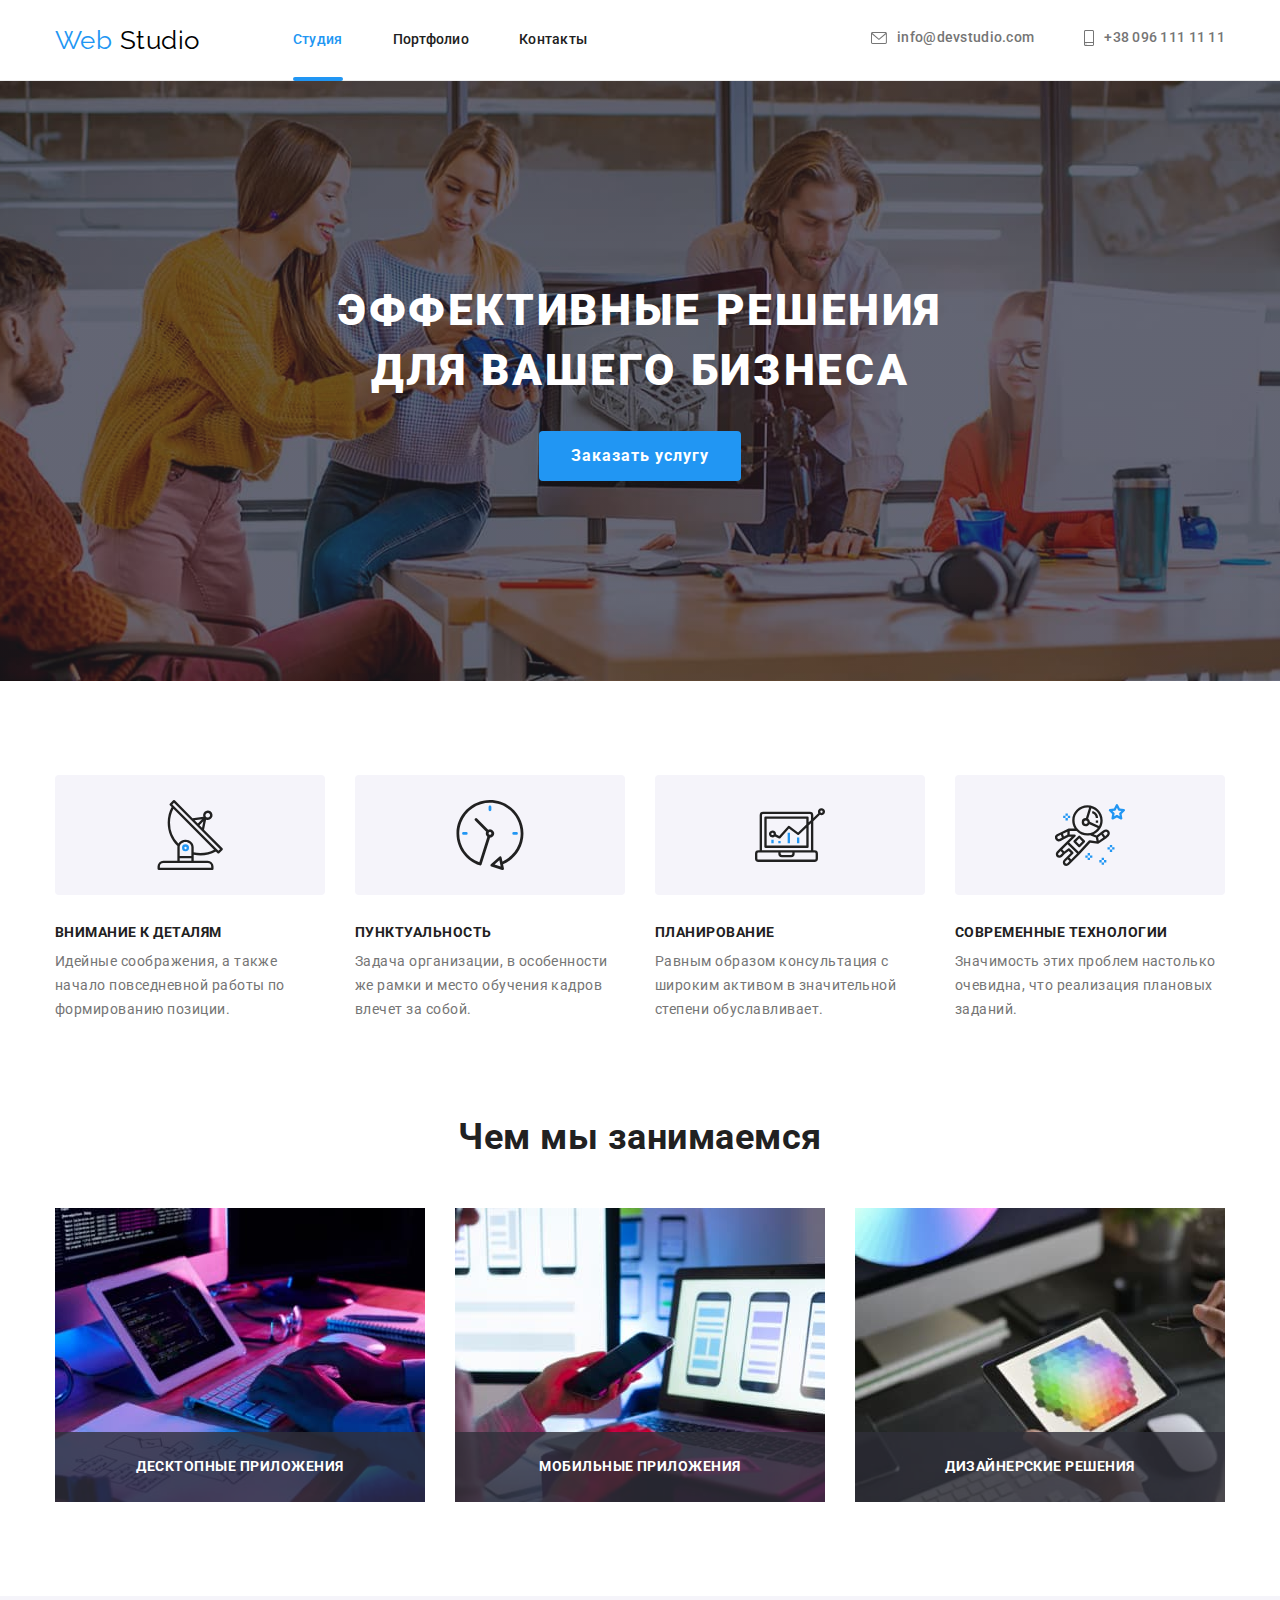
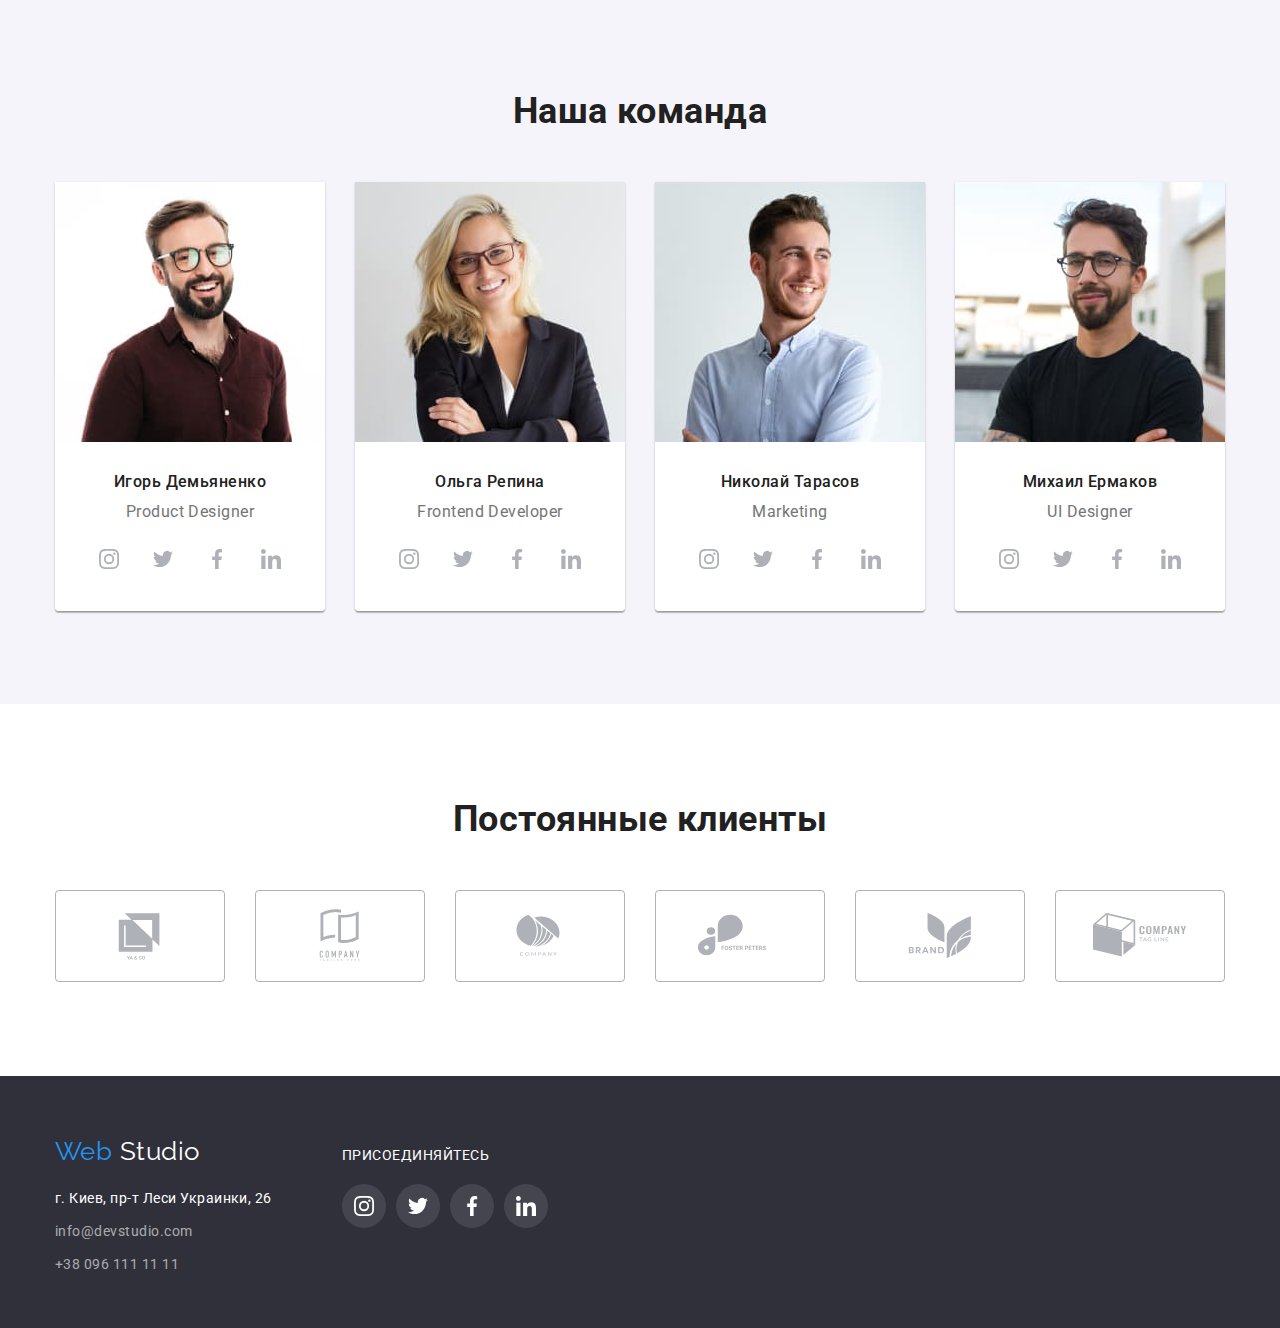
<file: index.html>
<!DOCTYPE html>
<html lang="ru">
  <head>
    <meta charset="UTF-8" />
    <meta http-equiv="X-UA-Compatible" content="IE=edge" />
    <meta name="viewport" content="width=device-width, initial-scale=1.0" />
    <title>Студия</title>
    <link rel="preconnect" href="https://fonts.googleapis.com" />
    <link rel="preconnect" href="https://fonts.gstatic.com" crossorigin />
    <link
      href="https://fonts.googleapis.com/css2?family=Raleway:wght@700&family=Roboto:wght@400;500;700;900&display=swap"
      rel="stylesheet"
    />
    <link
      rel="stylesheet"
      href="https://cdnjs.cloudflare.com/ajax/libs/modern-normalize/1.1.0/modern-normalize.min.css"
    />
    <link rel="stylesheet" href="./css/styles.css" />
  </head>
  <body>
    <!-- Шапка сайта -->
    <header class="page-header">
      <div class="container header-group">
        <nav class="nav">
          <a href="./index.html" class="logo">
            Web
            <span class="accent">Studio</span>
          </a>
          <ul class="site-nav">
            <li class="site-nav-item">
              <a href="./index.html" class="site-nav-link current">Студия</a>
            </li>
            <li class="site-nav-item">
              <a href="./portfolio.html" class="site-nav-link">Портфолио</a>
            </li>
            <li class="site-nav-item">
              <a href="" class="site-nav-link">Контакты</a>
            </li>
          </ul>
        </nav>
        <ul class="contacts">
          <li class="contacts-item">
            <a href="mailto:info@devstudio.com" class="contacts-link">
              <svg class="contacts-icon" width="16" height="12">
                <use href="./images/icons.svg#envelope"></use>
              </svg>
              info@devstudio.com
            </a>
          </li>
          <li class="contacts-item">
            <a href="tel:+380961111111" class="contacts-link">
              <svg class="contacts-icon" width="10" height="16">
                <use href="./images/icons.svg#smartphone"></use>
              </svg>
              +38 096 111 11 11
            </a>
          </li>
        </ul>
      </div>
    </header>
    <!-- Герой -->
    <main>
      <section class="hero">
        <div class="container">
          <h1 class="hero-title">
            Эффективные решения
            <br />
            для вашего бизнеса
          </h1>
          <button data-modal-open type="button" class="hero-button">Заказать услугу</button>
          <div class="backdrop is-hidden" data-modal>
            <div class="modal">
              <button data-modal-close class="modal-close">
                <svg width="11" height="11">
                  <use href="./images/icons.svg#close-icons"></use>
                </svg>
              </button>
            </div>
          </div>
        </div>
      </section>
      <!-- Особенности -->
      <section class="section">
        <div class="container">
          <h2 class="section-title visually-hidden">Наши преимущества</h2>
          <ul class="features">
            <li class="features-item">
              <div class="features-group">
                <svg width="70" height="70">
                  <use href="./images/icons.svg#radar"></use>
                </svg>
              </div>
              <h3 class="features-title">Внимание к деталям</h3>
              <p class="features-text">
                Идейные соображения, а также начало повседневной работы по формированию позиции.
              </p>
            </li>
            <li class="features-item">
              <div class="features-group">
                <svg width="70" height="70">
                  <use href="./images/icons.svg#clock"></use>
                </svg>
              </div>
              <h3 class="features-title">Пунктуальность</h3>
              <p class="features-text">
                Задача организации, в особенности же рамки и место обучения кадров влечет за собой.
              </p>
            </li>
            <li class="features-item">
              <div class="features-group">
                <svg width="70" height="70">
                  <use href="./images/icons.svg#diagram"></use>
                </svg>
              </div>
              <h3 class="features-title">Планирование</h3>
              <p class="features-text">
                Равным образом консультация с широким активом в значительной степени обуславливает.
              </p>
            </li>
            <li class="features-item">
              <div class="features-group">
                <svg width="70" height="70">
                  <use href="./images/icons.svg#astronaut"></use>
                </svg>
              </div>
              <h3 class="features-title">Современные технологии</h3>
              <p class="features-text">Значимость этих проблем настолько очевидна, что реализация плановых заданий.</p>
            </li>
          </ul>
        </div>
      </section>
      <!-- Чем мы занимаемся -->
      <section class="section works-section">
        <div class="container">
          <h2 class="section-title">Чем мы занимаемся</h2>
          <ul class="works">
            <li class="works-item">
              <div class="works-thumb">
                <img src="./images/img1.jpg" alt="Человек работающий над программой" width="370" />
                <div class="works-action">
                  <p class="works-action-text">Десктопные приложения</p>
                </div>
              </div>
            </li>
            <li class="works-item">
              <div class="works-thumb">
                <img src="./images/img2.jpg" alt="Процесс разработки мобильных приложений" width="370" />
                <div class="works-action">
                  <p class="works-action-text">Мобильные приложения</p>
                </div>
              </div>
            </li>
            <li class="works-item">
              <div class="works-thumb">
                <img src="./images/img3.jpg" alt="Шестиугольник с градиентом цвета на планшете" width="370" />
                <div class="works-action">
                  <p class="works-action-text">Дизайнерские решения</p>
                </div>
              </div>
            </li>
          </ul>
        </div>
      </section>
      <!-- Наша команда -->
      <section class="section team-section">
        <div class="container">
          <h2 class="section-title">Наша команда</h2>
          <ul class="team">
            <li class="team-item">
              <img src="./images/photo1.jpg" alt="Игорь Демьяненко" width="270" />
              <div class="team-titel-text">
                <h3 class="team-title">Игорь Демьяненко</h3>
                <p class="team-text">Product Designer</p>
                <ul class="social-group">
                  <li class="social-group-item">
                    <a href="" class="social-link">
                      <svg class="social-icon">
                        <use href="./images/icons.svg#instagram"></use>
                      </svg>
                    </a>
                  </li>
                  <li class="social-group-item">
                    <a href="" class="social-link">
                      <svg class="social-icon">
                        <use href="./images/icons.svg#twitter"></use>
                      </svg>
                    </a>
                  </li>
                  <li class="social-group-item">
                    <a href="" class="social-link">
                      <svg class="social-icon">
                        <use href="./images/icons.svg#facebook"></use>
                      </svg>
                    </a>
                  </li>
                  <li class="social-group-item">
                    <a href="" class="social-link">
                      <svg class="social-icon">
                        <use href="./images/icons.svg#linkedin"></use>
                      </svg>
                    </a>
                  </li>
                </ul>
              </div>
            </li>
            <li class="team-item">
              <img src="./images/photo2.jpg" alt="Ольга Репина" width="270" />
              <div class="team-titel-text">
                <h3 class="team-title">Ольга Репина</h3>
                <p class="team-text">Frontend Developer</p>
                <ul class="social-group">
                  <li class="social-group-item">
                    <a href="" class="social-link">
                      <svg class="social-icon" width="20" height="20">
                        <use href="./images/icons.svg#instagram"></use>
                      </svg>
                    </a>
                  </li>
                  <li class="social-group-item">
                    <a href="" class="social-link">
                      <svg class="social-icon" width="20" height="20">
                        <use href="./images/icons.svg#twitter"></use>
                      </svg>
                    </a>
                  </li>
                  <li class="social-group-item">
                    <a href="" class="social-link">
                      <svg class="social-icon" width="20" height="20">
                        <use href="./images/icons.svg#facebook"></use>
                      </svg>
                    </a>
                  </li>
                  <li class="social-group-item">
                    <a href="" class="social-link">
                      <svg class="social-icon" width="20" height="20">
                        <use href="./images/icons.svg#linkedin"></use>
                      </svg>
                    </a>
                  </li>
                </ul>
              </div>
            </li>
            <li class="team-item">
              <img src="./images/photo3.jpg" alt="Николай Тарасов" width="270" />
              <div class="team-titel-text">
                <h3 class="team-title">Николай Тарасов</h3>
                <p class="team-text">Marketing</p>
                <ul class="social-group">
                  <li class="social-group-item">
                    <a href="" class="social-link">
                      <svg class="social-icon" width="20" height="20">
                        <use href="./images/icons.svg#instagram"></use>
                      </svg>
                    </a>
                  </li>
                  <li class="social-group-item">
                    <a href="" class="social-link">
                      <svg class="social-icon" width="20" height="20">
                        <use href="./images/icons.svg#twitter"></use>
                      </svg>
                    </a>
                  </li>
                  <li class="social-group-item">
                    <a href="" class="social-link">
                      <svg class="social-icon" width="20" height="20">
                        <use href="./images/icons.svg#facebook"></use>
                      </svg>
                    </a>
                  </li>
                  <li class="social-group-item">
                    <a href="" class="social-link">
                      <svg class="social-icon" width="20" height="20">
                        <use href="./images/icons.svg#linkedin"></use>
                      </svg>
                    </a>
                  </li>
                </ul>
              </div>
            </li>
            <li class="team-item">
              <img src="./images/photo4.jpg" alt="Михаил Ермаков" width="270" />
              <div class="team-titel-text">
                <h3 class="team-title">Михаил Ермаков</h3>
                <p class="team-text">UI Designer</p>
                <ul class="social-group">
                  <li class="social-group-item">
                    <a href="" class="social-link">
                      <svg class="social-icon" width="20" height="20">
                        <use href="./images/icons.svg#instagram"></use>
                      </svg>
                    </a>
                  </li>
                  <li class="social-group-item">
                    <a href="" class="social-link">
                      <svg class="social-icon" width="20" height="20">
                        <use href="./images/icons.svg#twitter"></use>
                      </svg>
                    </a>
                  </li>
                  <li class="social-group-item">
                    <a href="" class="social-link">
                      <svg class="social-icon" width="20" height="20">
                        <use href="./images/icons.svg#facebook"></use>
                      </svg>
                    </a>
                  </li>
                  <li class="social-group-item">
                    <a href="" class="social-link">
                      <svg class="social-icon" width="20" height="20">
                        <use href="./images/icons.svg#linkedin"></use>
                      </svg>
                    </a>
                  </li>
                </ul>
              </div>
            </li>
          </ul>
        </div>
      </section>
      <!-- Постоянные клиенты -->
      <section class="section">
        <div class="container">
          <h2 class="section-title">Постоянные клиенты</h2>
          <ul class="clients">
            <li class="clients-item">
              <a href="" class="clients-link">
                <svg class="clients-icon">
                  <use href="./images/icons.svg#client1"></use>
                </svg>
              </a>
            </li>
            <li class="clients-item">
              <a href="" class="clients-link">
                <svg class="clients-icon">
                  <use href="./images/icons.svg#client2"></use>
                </svg>
              </a>
            </li>
            <li class="clients-item">
              <a href="" class="clients-link">
                <svg class="clients-icon">
                  <use href="./images/icons.svg#client3"></use>
                </svg>
              </a>
            </li>
            <li class="clients-item">
              <a href="" class="clients-link">
                <svg class="clients-icon">
                  <use href="./images/icons.svg#client4"></use>
                </svg>
              </a>
            </li>
            <li class="clients-item">
              <a href="" class="clients-link">
                <svg class="clients-icon">
                  <use href="./images/icons.svg#client5"></use>
                </svg>
              </a>
            </li>
            <li class="clients-item">
              <a href="" class="clients-link">
                <svg class="clients-icon">
                  <use href="./images/icons.svg#client6"></use>
                </svg>
              </a>
            </li>
          </ul>
        </div>
      </section>
    </main>
    <!-- Подвал -->
    <footer class="footer">
      <div class="container footer-group">
        <div class="address">
          <a href="./index.html" class="logo footer-logo-link">
            Web
            <span class="footer-accent">Studio</span>
          </a>
          <address>
            <ul>
              <li class="address-item">
                <a href="https://goo.gl/maps/nAwjV8WESkUA59sd9" target="_blank" class="footer-link footer-color">
                  г. Киев, пр-т Леси Украинки, 26
                </a>
              </li>
              <li class="address-item">
                <a href="mailto:info@devstudio.com" class="footer-link">info@devstudio.com</a>
              </li>
              <li class="address-item">
                <a href="tel:+380961111111" class="footer-link">+38 096 111 11 11</a>
              </li>
            </ul>
          </address>
        </div>
        <div>
          <p class="footer-text">присоединяйтесь</p>
          <ul class="social-group">
            <li class="social-group-item">
              <a href="" class="social-link bg-footer-color">
                <svg class="social-footer-icon">
                  <use href="./images/icons.svg#instagram"></use>
                </svg>
              </a>
            </li>
            <li class="social-group-item">
              <a href="" class="social-link bg-footer-color">
                <svg class="social-footer-icon">
                  <use href="./images/icons.svg#twitter"></use>
                </svg>
              </a>
            </li>
            <li class="social-group-item">
              <a href="" class="social-link bg-footer-color">
                <svg class="social-footer-icon">
                  <use href="./images/icons.svg#facebook"></use>
                </svg>
              </a>
            </li>
            <li class="social-group-item">
              <a href="" class="social-link bg-footer-color">
                <svg class="social-footer-icon">
                  <use href="./images/icons.svg#linkedin"></use>
                </svg>
              </a>
            </li>
          </ul>
        </div>
      </div>
    </footer>
    <script src="./JS/modal.js"></script>
  </body>
</html>
</file>
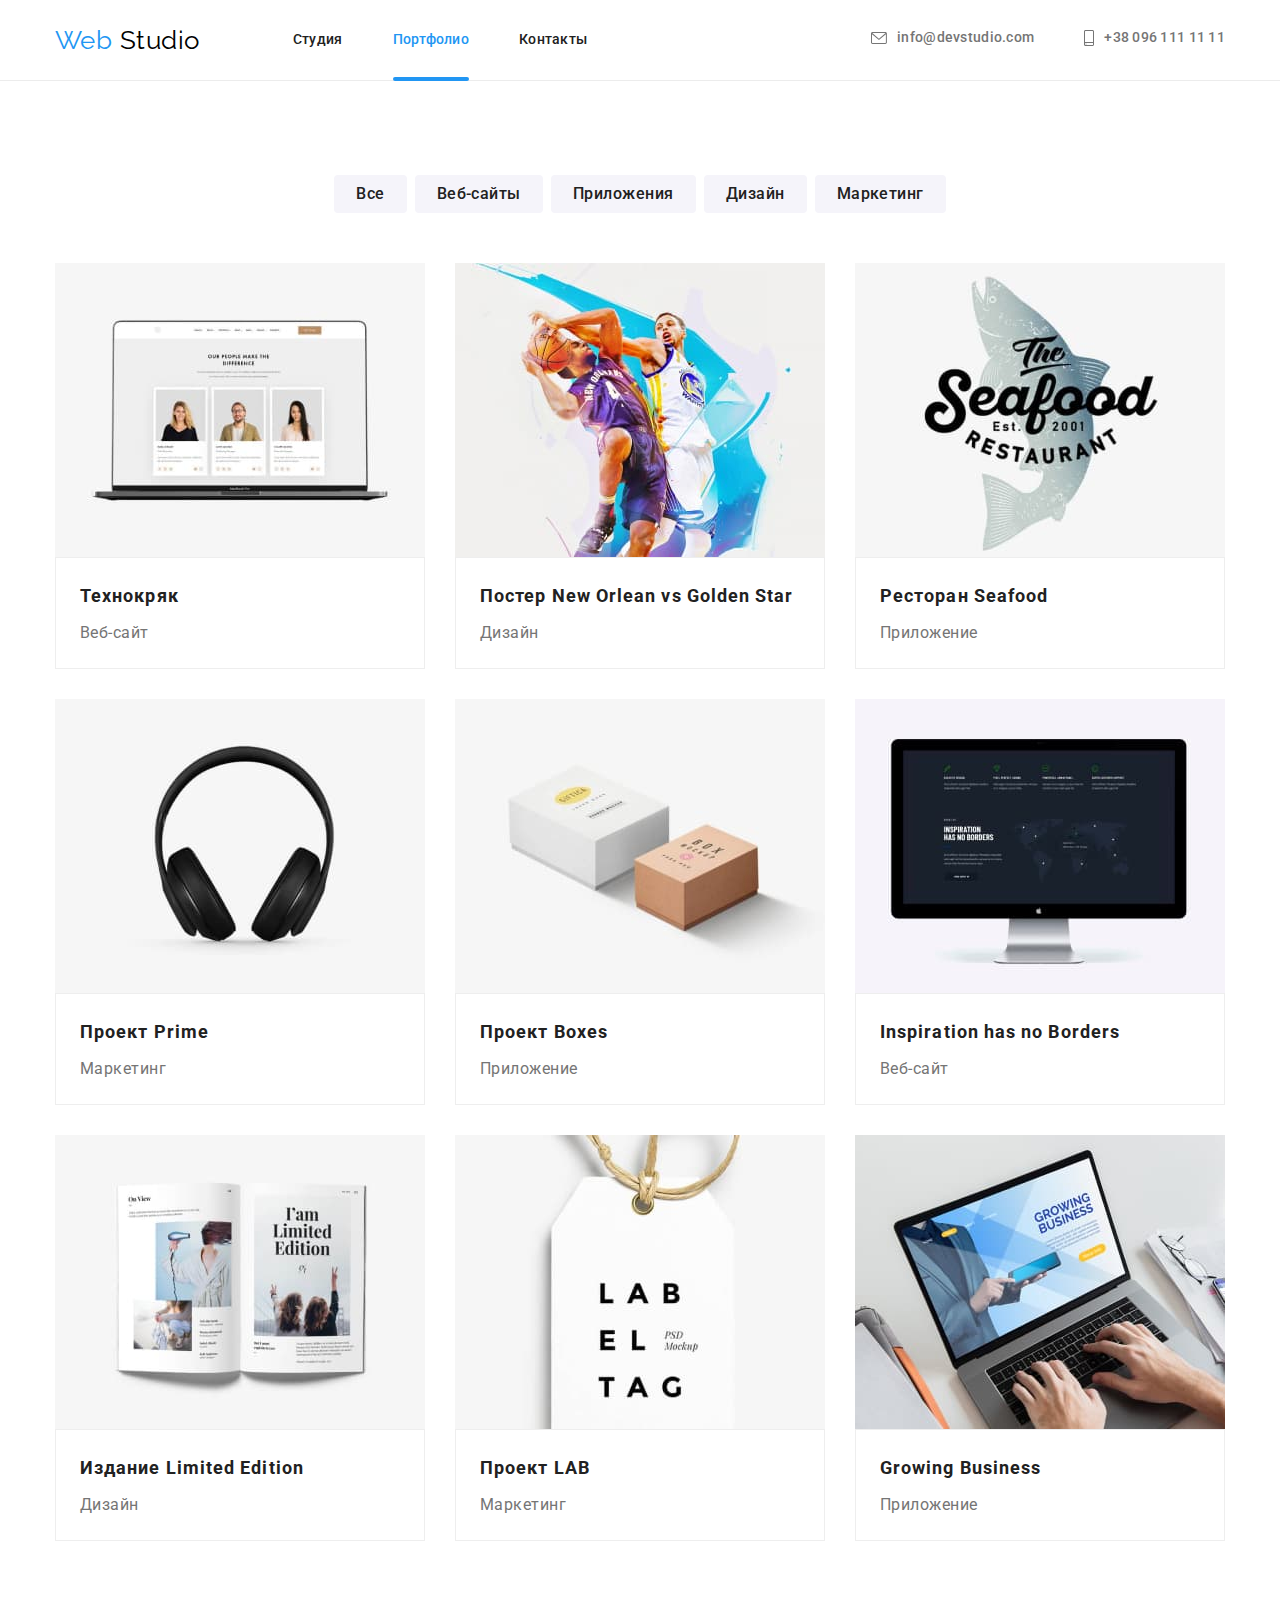
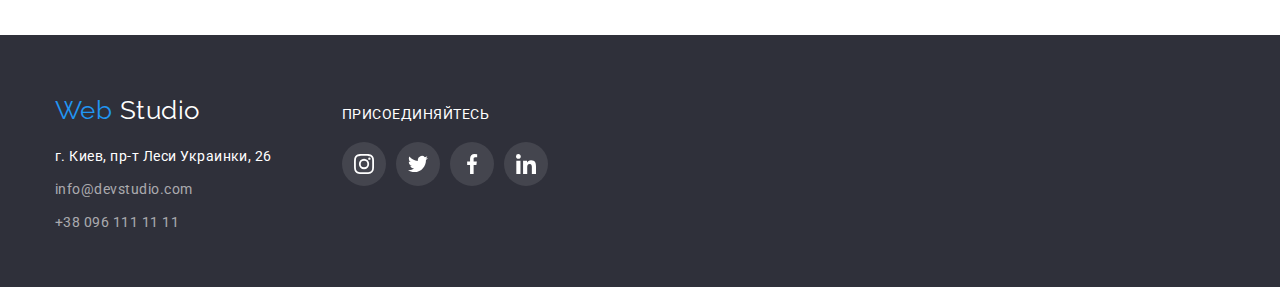
<file: portfolio.html>
<!DOCTYPE html>
<html lang="ru">
  <head>
    <meta charset="UTF-8" />
    <meta http-equiv="X-UA-Compatible" content="IE=edge" />
    <meta name="viewport" content="width=device-width, initial-scale=1.0" />
    <title>Портфолио</title>
    <link rel="preconnect" href="https://fonts.googleapis.com" />
    <link rel="preconnect" href="https://fonts.gstatic.com" crossorigin />
    <link
      href="https://fonts.googleapis.com/css2?family=Raleway:wght@700&family=Roboto:wght@400;500;700;900&display=swap"
      rel="stylesheet"
    />
    <link
      rel="stylesheet"
      href="https://cdnjs.cloudflare.com/ajax/libs/modern-normalize/1.1.0/modern-normalize.min.css"
    />
    <link rel="stylesheet" href="./css/styles.css" />
  </head>
  <body>
    <!-- Шапка сайта -->
    <header class="page-header">
      <div class="container header-group">
        <nav class="nav">
          <a href="./index.html" class="logo">
            Web
            <span class="accent">Studio</span>
          </a>
          <ul class="site-nav">
            <li class="site-nav-item">
              <a href="./index.html" class="site-nav-link">Студия</a>
            </li>
            <li class="site-nav-item">
              <a href="./portfolio.html" class="site-nav-link current">Портфолио</a>
            </li>
            <li class="site-nav-item">
              <a href="" class="site-nav-link">Контакты</a>
            </li>
          </ul>
        </nav>
        <ul class="contacts">
          <li class="contacts-item">
            <a href="mailto:info@devstudio.com" class="contacts-link">
              <svg class="contacts-icon" width="16" height="12">
                <use href="./images/icons.svg#envelope"></use>
              </svg>
              info@devstudio.com
            </a>
          </li>
          <li class="contacts-item">
            <a href="tel:+380961111111" class="contacts-link">
              <svg class="contacts-icon" width="10" height="16">
                <use href="./images/icons.svg#smartphone"></use>
              </svg>
              +38 096 111 11 11
            </a>
          </li>
        </ul>
      </div>
    </header>
    <!-- Герой -->
    <main>
      <section class="section">
        <div class="container">
          <h1 class="section-title visually-hidden">Наши предложения</h1>
          <ul class="filter">
            <li class="filter-item">
              <button type="button" class="filter-button">Все</button>
            </li>
            <li class="filter-item">
              <button type="button" class="filter-button">Веб-сайты</button>
            </li>
            <li class="filter-item">
              <button type="button" class="filter-button">Приложения</button>
            </li>
            <li class="filter-item">
              <button type="button" class="filter-button">Дизайн</button>
            </li>
            <li class="filter-item">
              <button type="button" class="filter-button">Маркетинг</button>
            </li>
          </ul>

          <ul class="gallery">
            <li class="gallery-item">
              <a href="" class="gallery-link">
                <div class="gallery-thumb">
                  <img src="./images/img-portfolio-1.jpg" alt="Открытый макбук" width="370" />

                  <div class="gallery-action">
                    <p class="action-text">
                      Технокряк это современная площадка распространения коронавируса. Компании используют эту платформу
                      для цифрового шпионажа и атак на защищённые сервера конкурентов.
                    </p>
                  </div>
                </div>

                <div class="gallery-title-text">
                  <h2 class="gallery-title">Технокряк</h2>
                  <p class="gallery-text">Веб-сайт</p>
                </div>
              </a>
            </li>

            <li class="gallery-item">
              <a href="" class="gallery-link">
                <div class="gallery-thumb">
                  <img src="./images/img-portfolio-2.jpg" alt="Два баскетболиста с мячом" width="370" />
                  <div class="gallery-action">
                    <p class="action-text">
                      Технокряк это современная площадка распространения коронавируса. Компании используют эту платформу
                      для цифрового шпионажа и атак на защищённые сервера конкурентов.
                    </p>
                  </div>
                </div>

                <div class="gallery-title-text">
                  <h2 class="gallery-title">Постер New Orlean vs Golden Star</h2>
                  <p class="gallery-text">Дизайн</p>
                </div>
              </a>
            </li>

            <li class="gallery-item">
              <a href="" class="gallery-link">
                <div class="gallery-thumb">
                  <img src="./images/img-portfolio-3.jpg" alt="Эмблема ресторана Seafood" width="370" />
                  <div class="gallery-action">
                    <p class="action-text">
                      Технокряк это современная площадка распространения коронавируса. Компании используют эту платформу
                      для цифрового шпионажа и атак на защищённые сервера конкурентов.
                    </p>
                  </div>
                </div>
                <div class="gallery-title-text">
                  <h2 class="gallery-title">Ресторан Seafood</h2>
                  <p class="gallery-text">Приложение</p>
                </div>
              </a>
            </li>
            <li class="gallery-item">
              <a href="" class="gallery-link">
                <div class="gallery-thumb">
                  <img src="./images/img-portfolio-4.jpg" alt="Полноразмерные наушники" width="370" />
                  <div class="gallery-action">
                    <p class="action-text">
                      Технокряк это современная площадка распространения коронавируса. Компании используют эту платформу
                      для цифрового шпионажа и атак на защищённые сервера конкурентов.
                    </p>
                  </div>
                </div>
                <div class="gallery-title-text">
                  <h2 class="gallery-title">Проект Prime</h2>
                  <p class="gallery-text">Маркетинг</p>
                </div>
              </a>
            </li>

            <li class="gallery-item">
              <a href="" class="gallery-link">
                <div class="gallery-thumb">
                  <img src="./images/img-portfolio-5.jpg" alt="Две коробки" width="370" />
                  <div class="gallery-action">
                    <p class="action-text">
                      Технокряк это современная площадка распространения коронавируса. Компании используют эту платформу
                      для цифрового шпионажа и атак на защищённые сервера конкурентов.
                    </p>
                  </div>
                </div>
                <div class="gallery-title-text">
                  <h2 class="gallery-title">Проект Boxes</h2>
                  <p class="gallery-text">Приложение</p>
                </div>
              </a>
            </li>
            <li class="gallery-item">
              <a href="" class="gallery-link">
                <div class="gallery-thumb">
                  <img src="./images/img-portfolio-6.jpg" alt="Монитор" width="370" />
                  <div class="gallery-action">
                    <p class="action-text">
                      Технокряк это современная площадка распространения коронавируса. Компании используют эту платформу
                      для цифрового шпионажа и атак на защищённые сервера конкурентов.
                    </p>
                  </div>
                </div>
                <div class="gallery-title-text">
                  <h2 class="gallery-title">Inspiration has no Borders</h2>
                  <p class="gallery-text">Веб-сайт</p>
                </div>
              </a>
            </li>
            <li class="gallery-item">
              <a href="" class="gallery-link">
                <div class="gallery-thumb">
                  <img src="./images/img-portfolio-7.jpg" alt="Раскрытый журнал" width="370" />
                  <div class="gallery-action">
                    <p class="action-text">
                      Технокряк это современная площадка распространения коронавируса. Компании используют эту платформу
                      для цифрового шпионажа и атак на защищённые сервера конкурентов.
                    </p>
                  </div>
                </div>
                <div class="gallery-title-text">
                  <h2 class="gallery-title">Издание Limited Edition</h2>
                  <p class="gallery-text">Дизайн</p>
                </div>
              </a>
            </li>
            <li class="gallery-item">
              <a href="" class="gallery-link">
                <div class="gallery-thumb">
                  <img src="./images/img-portfolio-8.jpg" alt="Бирка брэнда LAB EL TAG" width="370" />
                  <div class="gallery-action">
                    <p class="action-text">
                      Технокряк это современная площадка распространения коронавируса. Компании используют эту платформу
                      для цифрового шпионажа и атак на защищённые сервера конкурентов.
                    </p>
                  </div>
                </div>
                <div class="gallery-title-text">
                  <h2 class="gallery-title">Проект LAB</h2>
                  <p class="gallery-text">Маркетинг</p>
                </div>
              </a>
            </li>
            <li class="gallery-item">
              <a href="" class="gallery-link">
                <div class="gallery-thumb">
                  <img src="./images/img-portfolio-9.jpg" alt="Руки на клавиатере макбука" width="370" />
                  <div class="gallery-action">
                    <p class="action-text">
                      Технокряк это современная площадка распространения коронавируса. Компании используют эту платформу
                      для цифрового шпионажа и атак на защищённые сервера конкурентов.
                    </p>
                  </div>
                </div>
                <div class="gallery-title-text">
                  <h2 class="gallery-title">Growing Business</h2>
                  <p class="gallery-text">Приложение</p>
                </div>
              </a>
            </li>
          </ul>
        </div>
      </section>
    </main>
    <!-- Подвал -->
    <footer class="footer">
      <div class="container footer-group">
        <div class="address">
          <a href="./index.html" class="logo footer-logo-link">
            Web
            <span class="footer-accent">Studio</span>
          </a>
          <address>
            <ul>
              <li class="address-item">
                <a href="https://goo.gl/maps/nAwjV8WESkUA59sd9" target="_blank" class="footer-link footer-color">
                  г. Киев, пр-т Леси Украинки, 26
                </a>
              </li>
              <li class="address-item">
                <a href="mailto:info@devstudio.com" class="footer-link">info@devstudio.com</a>
              </li>
              <li class="address-item">
                <a href="tel:+380961111111" class="footer-link">+38 096 111 11 11</a>
              </li>
            </ul>
          </address>
        </div>
        <div>
          <p class="footer-text">присоединяйтесь</p>
          <ul class="social-group">
            <li class="social-group-item">
              <a href="" class="social-link bg-footer-color">
                <svg class="social-footer-icon">
                  <use href="./images/icons.svg#instagram"></use>
                </svg>
              </a>
            </li>
            <li class="social-group-item">
              <a href="" class="social-link bg-footer-color">
                <svg class="social-footer-icon">
                  <use href="./images/icons.svg#twitter"></use>
                </svg>
              </a>
            </li>
            <li class="social-group-item">
              <a href="" class="social-link bg-footer-color">
                <svg class="social-footer-icon">
                  <use href="./images/icons.svg#facebook"></use>
                </svg>
              </a>
            </li>
            <li class="social-group-item">
              <a href="" class="social-link bg-footer-color">
                <svg class="social-footer-icon">
                  <use href="./images/icons.svg#linkedin"></use>
                </svg>
              </a>
            </li>
          </ul>
        </div>
      </div>
    </footer>
  </body>
</html>
</file>
<file: css/styles.css>
/* цвет основного текста #757575 */
/* цвет заголовков #212121 */
/* белый цвет #FFFFFF */

/* цвет акцента #2196F3 */
/* цвет button hover героя #188CE8 */
/* цвет студии #000000 */
/* цвет фона героя и футтера #2F303A */
/* вторичный цвет фона #F5F4FA */
/* цвет фона карточек галереи #EEEEEE */
/* цвет контактов футера rgba(255, 255, 255, 0.6) */
/* цвет header border #ececec */
/* цвет градиента героя rgba(47, 48, 58, 0.4); */
/* цвет иконок #afb1b8 */
/* фон иконок футера rgba(255, 255, 255, 0.1); */
/* цвет фона works rgba(47, 48, 58, 0.8) */
/* цвет карточек в портфолеоrgba(33, 150, 243, 0.9) */
/* цвет фона backdrop rgba(0, 0, 0, 0.2); */
:root {
  --primery-text-color: #757575;
  --title-text-color: #212121;
  --accent-color: #2196f3;
  --primery-white-color: #ffffff;
  --logo-accent-color: #000000;
  --button-hover-color: #188ce8;
  --hero-background-color: #2f303a;
  --team-background-color: #f5f4fa;
  --footer-contacts-color: rgba(255, 255, 255, 0.6);
  --gallery-border-color: #eeeeee;
  --header-border-color: #ececec;
  --background-image-color: rgba(47, 48, 58, 0.4);
  --icon-color: #afb1b8;
  --bg-footer-color: rgba(255, 255, 255, 0.1);
  --bg-works-color: rgba(47, 48, 58, 0.8);
  --bg-gallery-color: rgba(33, 150, 243, 0.9);
  --transition-function: cubic-bezier(0.4, 0, 0.2, 1);
  --bg-backdrop-color: rgba(0, 0, 0, 0.2);
}

body {
  background-color: var(--primery-white-color);
  color: var(--primery-text-color);

  font-family: Roboto, sans-serif;
  letter-spacing: 0.03em;
}
ul {
  list-style: none;
  padding: 0;
  margin: 0;
}
img {
  display: block;
  max-width: 100%;
  height: auto;
}
h1,
h2,
h3,
p {
  margin-top: 0;
  margin-bottom: 0;
}
.visually-hidden {
  position: absolute;
  white-space: nowrap;
  width: 1px;
  height: 1px;
  overflow: hidden;
  border: 0;
  padding: 0;
  clip: rect(0 0 0 0);
  clip-path: inset(50%);
  margin: -1px;
}
/* page-header */

.container {
  width: 1200px;
  padding-left: 15px;
  padding-right: 15px;
  margin-left: auto;
  margin-right: auto;

  /* outline: 2px solid tomato; */
}

.section {
  padding-top: 94px;
  padding-bottom: 94px;
}

/* Logo */

.logo {
  color: var(--accent-color);

  font-family: Raleway, sans-serif;

  font-size: 26px;
  line-height: 1.19;

  text-decoration: none;
}
.accent {
  color: var(--logo-accent-color);
}
/* page-header */
.page-header {
  border-bottom: 1px solid var(--header-border-color);
}

.header-group {
  display: flex;
  align-items: center;
}
/* site-nav */

.nav {
  display: flex;
  align-items: center;
}
.site-nav {
  margin-left: 93px;
  display: flex;
}

.site-nav-item + .site-nav-item {
  margin-left: 50px;
}

.site-nav-link {
  position: relative;
  display: block;
  padding-top: 32px;
  padding-bottom: 32px;

  color: var(--title-text-color);

  font-weight: 500;
  font-size: 14px;
  line-height: 1.14;
  letter-spacing: 0.02em;
  transition: color 250ms var(--transition-function);

  text-decoration: none;
}
.site-nav-link.current {
  color: var(--accent-color);
}
.site-nav-link:hover,
.site-nav-link:focus {
  color: var(--accent-color);
}
.site-nav-link.current::after {
  content: " ";

  position: absolute;
  left: 0;
  bottom: -1px;

  display: block;
  width: 100%;
  height: 4px;
  border-radius: 2px;
  background-color: var(--accent-color);
}

/* Contacts */

.contacts {
  margin-left: auto;
  display: flex;
}
.contacts-item + .contacts-item {
  margin-left: 50px;
}
.contacts-icon {
  margin-right: 10px;
  fill: currentColor;
}
.contacts-icon:hover {
  fill: var(--accent-color);
}

.contacts-link {
  display: inline-flex;
  align-items: center;
  color: var(--primery-text-color);

  font-weight: 500;
  font-size: 14px;
  line-height: 1.14;
  letter-spacing: 0.02em;
  transition: color 250ms var(--transition-function);

  text-decoration: none;
}
.contacts-link:hover,
.contacts-link:focus {
  color: var(--accent-color);
}

/* Hero */
.hero {
  max-width: 1600px;

  text-align: center;
  padding-top: 200px;
  padding-bottom: 200px;
  margin-left: auto;
  margin-right: auto;

  background-image: linear-gradient(to right, var(--background-image-color), var(--background-image-color)),
    url(../images/hero.jpg);
  background-size: cover;
  background-repeat: no-repeat;
  background-position: center;
  background-color: var(--hero-background-color);
}
.hero-title {
  margin-bottom: 30px;

  color: var(--primery-white-color);

  font-weight: 900;
  font-size: 44px;
  line-height: 1.36;
  letter-spacing: 0.06em;

  text-transform: uppercase;
}
/* Hero button */
.hero-button {
  padding: 10px 32px;
  border: transparent;
  min-width: 200px;
  border-radius: 4px;

  color: var(--primery-white-color);
  background-color: var(--accent-color);

  font-weight: 700;
  font-size: 16px;
  line-height: 1.87;
  letter-spacing: 0.06em;
  transition: background-color 250ms var(--transition-function), color 250ms var(--transition-function);

  cursor: pointer;
}
.hero-button:hover,
.hero-button:focus {
  color: var(--primery-white-color);

  background-color: var(--button-hover-color);
}
.backdrop {
  position: fixed;
  top: 0;
  left: 0;
  width: 100%;
  height: 100%;
  background-color: var(--bg-backdrop-color);
  opacity: 1;
  transition: opacity 250ms var(--transition-function);
  z-index: 1;
}
.backdrop.is-hidden {
  opacity: 0;
  pointer-events: none;
}
.backdrop.is-hidden .modal {
  transform: scale(1.1) translate(-50%, -50%);
  opacity: 0;
  visibility: hidden;
}
.modal {
  position: absolute;
  top: 50%;
  left: 50%;

  min-width: 528px;
  min-height: 581px;

  background-color: var(--primery-white-color);
  box-shadow: 0px 1px 3px rgba(0, 0, 0, 0.12), 0px 1px 1px rgba(0, 0, 0, 0.14), 0px 2px 1px rgba(0, 0, 0, 0.2);
  border-radius: 4px;
  opacity: 1;

  transform: scale(1) translate(-50%, -50%);
  transition: opacity 250ms var(--transition-function), transform 250ms var(--transition-function);
  visibility: visible;
}
.modal-close {
  display: block;
  width: 30px;
  height: 30px;
  border: 1px solid rgba(0, 0, 0, 0.1);
  border-radius: 50%;
  background-color: var(--primery-white-color);
  margin-top: 8px;
  margin-right: 8px;
  margin-left: auto;
  padding: 0;
}
/* Section */

.section-title {
  margin-bottom: 50px;

  color: var(--title-text-color);

  font-size: 36px;
  line-height: 1.17;
  text-align: center;
}
/* Features */

.features {
  display: flex;
}
.features-group {
  display: block;
  display: flex;
  justify-content: center;
  align-items: center;
  height: 120px;
  background-color: var(--team-background-color);
  margin-bottom: 30px;
  border-radius: 4px;
}
.features-item {
  width: calc((100% - 90px) / 4);
  margin-right: 30px;
}
.features-item:last-child {
  margin-right: 0px;
}

.features-title {
  margin-bottom: 10px;
  color: var(--title-text-color);

  font-size: 14px;
  line-height: 1.14;
  text-transform: uppercase;
}
.features-text {
  font-size: 14px;
  line-height: 1.71;
}
/* works */
.works-section {
  padding-top: 0;
}
.works {
  display: flex;
}
.works-item {
  width: calc((100% - 60px) / 3);
  margin-right: 30px;
}
.works-item:last-child {
  margin-right: 0;
}
.works-thumb {
  position: relative;
}
.works-action {
  display: flex;
  justify-content: center;
  align-items: center;
  position: absolute;
  bottom: 0;
  left: 0;
  width: 100%;
  height: 70px;
  background-color: var(--bg-works-color);
}
.works-action-text {
  font-weight: 700;
  font-size: 14px;
  line-height: 1.14;
  text-transform: uppercase;
  color: var(--primery-white-color);
}

/* Наша команда */

.team-section {
  max-width: 1600px;
  height: 708px;
  margin-left: auto;
  margin-right: auto;
  background-color: var(--team-background-color);
}
.team {
  display: flex;
}

.team-item {
  width: calc((100% - 90px) / 4);
  margin-right: 30px;
  box-shadow: 0px 1px 3px rgba(0, 0, 0, 0.12), 0px 1px 1px rgba(0, 0, 0, 0.14), 0px 2px 1px rgba(0, 0, 0, 0.2);
  border-radius: 0px 0px 4px 4px;
}
.team-item:last-child {
  margin-right: 0px;
}
.team-titel-text {
  padding-top: 30px;
  padding-bottom: 30px;
  background-color: var(--primery-white-color);
  text-align: center;
  border-radius: 0px 0px 4px 4px;
}
.team-title {
  color: var(--title-text-color);

  margin-bottom: 10px;

  font-weight: 500;
  font-size: 16px;
  line-height: 1.19;
}
.team-text {
  font-size: 16px;
  line-height: 1.19;
  margin-bottom: 16px;
}
.social-group {
  display: flex;
  justify-content: center;
}
.social-group-item + .social-group-item {
  margin-left: 10px;
}
.social-link {
  display: flex;
  align-items: center;
  justify-content: center;
  width: 44px;
  height: 44px;
  border-radius: 50%;
  color: var(--icon-color);
  transition: background-color 250ms var(--transition-function), color 250ms var(--transition-function);
}
.social-icon {
  fill: currentColor;
  width: 20px;
  height: 20px;
}
.social-link:hover,
.social-link:focus {
  background-color: var(--accent-color);
  color: var(--primery-white-color);
}

/* Постоянные клиенты */

.clients {
  display: flex;
}

.clients-item {
  width: calc((100% - 150px) / 6);
  color: var(--icon-color);
}
.clients-item + .clients-item {
  margin-left: 30px;
}
.clients-link {
  display: flex;
  align-items: center;
  justify-content: center;
  width: 170px;
  height: 92px;
  border: 1px solid var(--icon-color);
  border-radius: 4px;
  color: var(--icon-color);
  transition: border 250ms var(--transition-function), color 250ms var(--transition-function);
}
.clients-link:hover,
.clients-link:focus {
  border: 1px solid var(--accent-color);
  color: var(--accent-color);
}
.clients-icon {
  fill: currentColor;
  width: 106px;
  height: 60px;
}

/* Footer */
.footer {
  max-width: 1600px;
  height: 252px;
  background-color: var(--hero-background-color);
  padding-top: 60px;
  padding-bottom: 60px;
  margin-left: auto;
  margin-right: auto;
}
.footer-group {
  display: flex;
  align-items: baseline;
}
.footer-accent {
  color: var(--primery-white-color);
}
.footer-link {
  color: var(--footer-contacts-color);
  font-style: normal;
  font-size: 14px;
  line-height: 1.71;
  transition: color 250ms var(--transition-function);

  text-decoration: none;
}
.footer-link:hover,
.footer-link:focus {
  color: var(--accent-color);
}
.footer-color {
  color: var(--primery-white-color);
}
.footer-logo-link {
  display: block;
  margin-bottom: 20px;
}
.address-item {
  margin-bottom: 9px;
}
.address-item:last-child {
  margin-bottom: 0;
}

/* Присоединяйтесь */
.footer-text {
  font-size: 14px;
  line-height: 1.14;
  color: var(--primery-white-color);
  text-transform: uppercase;

  margin-bottom: 20px;
}
.social-group {
  display: flex;
  justify-content: center;
}

.social-group-item + .social-group-item {
  margin-left: 10px;
}
.address {
  margin-right: 70px;
}
.bg-footer-color {
  background-color: var(--bg-footer-color);
  color: var(--primery-white-color);
}

.social-footer-icon {
  fill: currentColor;
  width: 20px;
  height: 20px;
}
.social-link:hover,
.social-link:focus {
  background-color: var(--accent-color);
  color: var(--primery-white-color);
}
/* Портфолио */

/* Filter */

.filter {
  display: flex;
  justify-content: center;
  margin-bottom: 50px;
}
.filter-item + .filter-item {
  margin-left: 8px;
}
.filter-button {
  padding: 6px 22px;
  border-radius: 4px;
  border: transparent;

  color: var(--title-text-color);
  background-color: var(--team-background-color);

  font-family: inherit;

  font-weight: 500;
  font-size: 16px;
  line-height: 1.62;
  letter-spacing: 0.03em;
  cursor: pointer;
  transition: color 250ms var(--transition-function), background-color 250ms var(--transition-function),
    box-shadow 250ms var(--transition-function);
}
.filter-button:hover,
.filter-button:focus {
  color: var(--primery-white-color);
  background-color: var(--accent-color);
  box-shadow: 0px 3px 1px rgba(0, 0, 0, 0.1), 0px 1px 2px rgba(0, 0, 0, 0.08), 0px 2px 2px rgba(0, 0, 0, 0.12);
}
/* Gallery */
.gallery {
  display: flex;
  flex-wrap: wrap;
}
.gallery-item {
  width: calc((100% - 60px) / 3);
  /* width: 370px; */
  margin-right: 30px;
  margin-bottom: 30px;
  border-radius: 4px;
}
.gallery-item:nth-child(3n) {
  margin-right: 0;
}
.gallery-item:nth-last-child(-n + 3) {
  margin-bottom: 0;
}
.gallery-link {
  display: block;
  text-decoration: none;
  transition: box-shadow 250ms var(--transition-function);
}
.action-text {
  position: absolute;
  font-size: 18px;
  line-height: 1.56;
  color: var(--primery-white-color);
}
.gallery-thumb {
  position: relative;
  overflow: hidden;
}
.gallery-action {
  position: absolute;
  top: 0;
  left: 0;
  width: 100%;
  height: 100%;
  padding: 63px 24px;
  background-color: var(--bg-gallery-color);
  transform: translateY(100%);
  transition: transform 250ms var(--transition-function);
}

.gallery-link:hover .gallery-action,
.gallery-link:focus .gallery-action {
  transform: translateY(0);
}

.gallery-link:hover,
.gallery-link:focus {
  box-shadow: 0px 3px 1px rgba(0, 0, 0, 0.1), 0px 1px 2px rgba(0, 0, 0, 0.08), 0px 2px 2px rgba(0, 0, 0, 0.12);
}
.gallery-title-text {
  padding: 20px 24px;
  background-color: var(--primery-white-color);
  border: 1px solid var(--gallery-border-color);
  box-sizing: border-box;
}
.gallery-title {
  margin-bottom: 4px;

  font-size: 18px;
  line-height: 2;
  letter-spacing: 0.06em;

  color: var(--title-text-color);
}
.gallery-text {
  color: var(--primery-text-color);

  font-size: 16px;
  line-height: 1.87;
}
</file>
